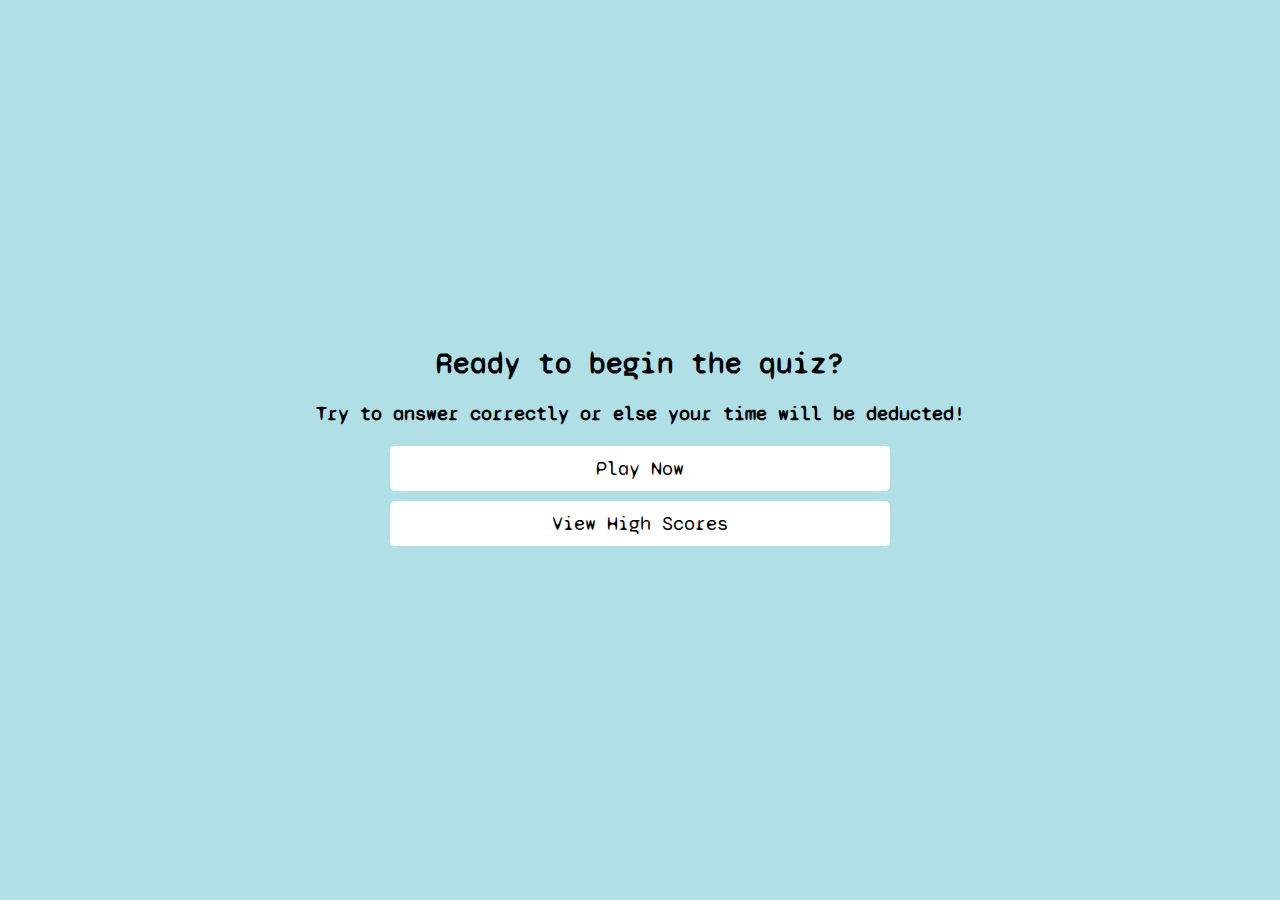
<file: index.html>
<!DOCTYPE html>
<html lang="en">
<head>
    <meta charset="UTF-8">
    <meta http-equiv="X-UA-Compatible" content="IE=edge">
    <meta name="viewport" content="width=device-width, initial-scale=1.0">
    <title>Quiz Homepage</title>
    <link rel="stylesheet" href="assets/css/style.css">
</head>
<body>
    <div class="container">
        <div id="home" class="flex-column flex-center">
            <h1>Ready to begin the quiz?</h1>
            <h2>Try to answer correctly or else your time will be deducted!</h2>
            <a href="game.html" class="btn">Play Now</a>
            <a href="highscores.html" id="highscore-btn" class="btn">View High Scores</a>
        </div>
    </div>
    
</body>
</html>
</file>
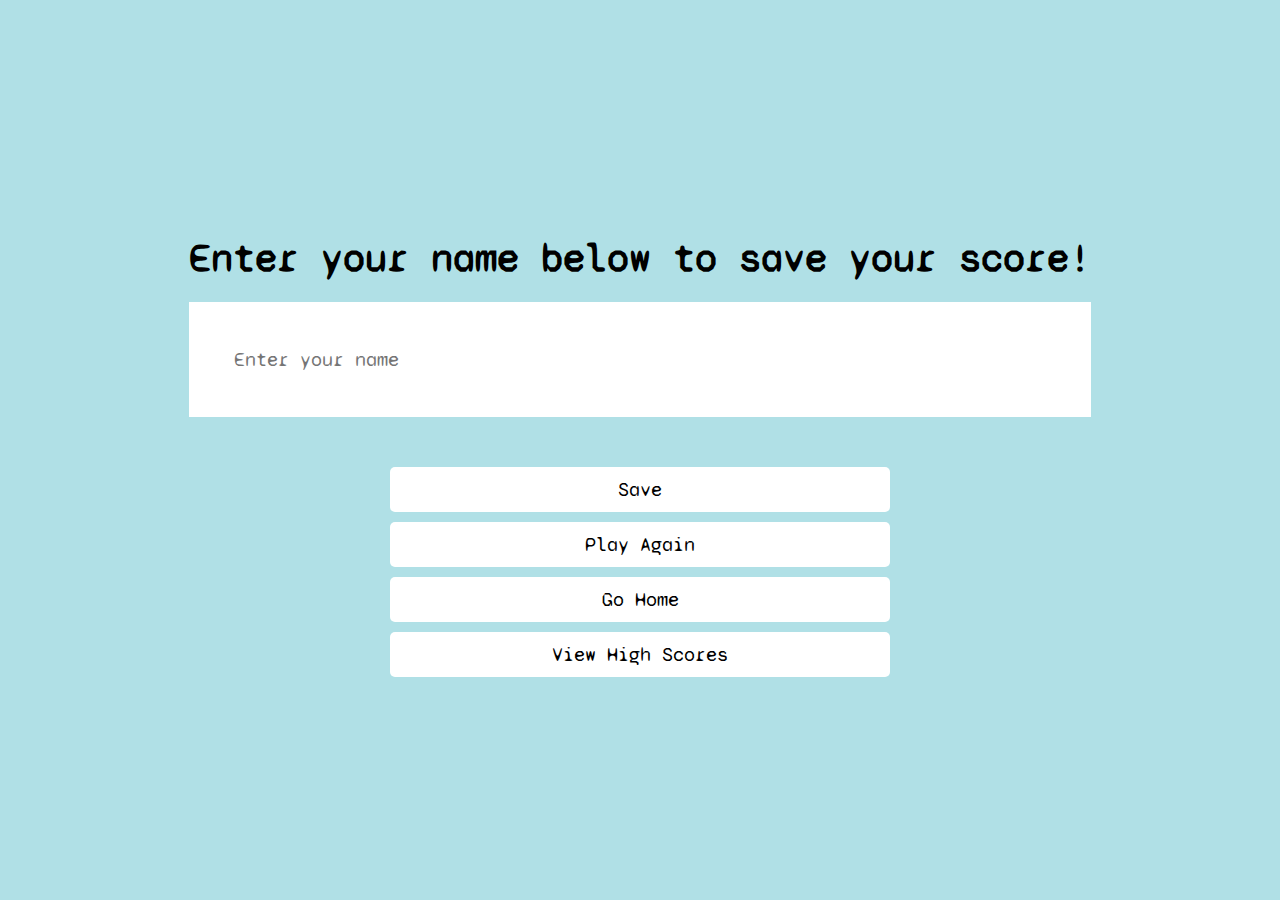
<file: endgame.html>
<!DOCTYPE html>
<html lang="en">
<head>
    <meta charset="UTF-8">
    <meta http-equiv="X-UA-Compatible" content="IE=edge">
    <meta name="viewport" content="width=device-width, initial-scale=1.0">
    <title>Final Results</title>
    <link rel="stylesheet" href="assets/css/style.css">

</head>
<body>
    
<div class="container">
    <div id="end" class="flex-center flex-column">
        <h1 id="finalScore">0</h1>
            <form class="end-form-container">
                <h2 id="end-text">Enter your name below to save your score!</h2>
                <input type="text" name="name" id="username" placeholder="Enter your name">
                <button class ="btn" id="saveScoreBtn" type="submit" onclick="saveHighScore(event)" disabled>Save</button>
            </form>
            <a href="game.html" class="btn">Play Again</a>
            <a href="index.html" class="btn">Go Home</a>
            <a href="highscores.html" class="btn">View High Scores</a>
    </div>
</div>

<script src="assets/js/endgame.js"></script>
</body>
</html>
</file>
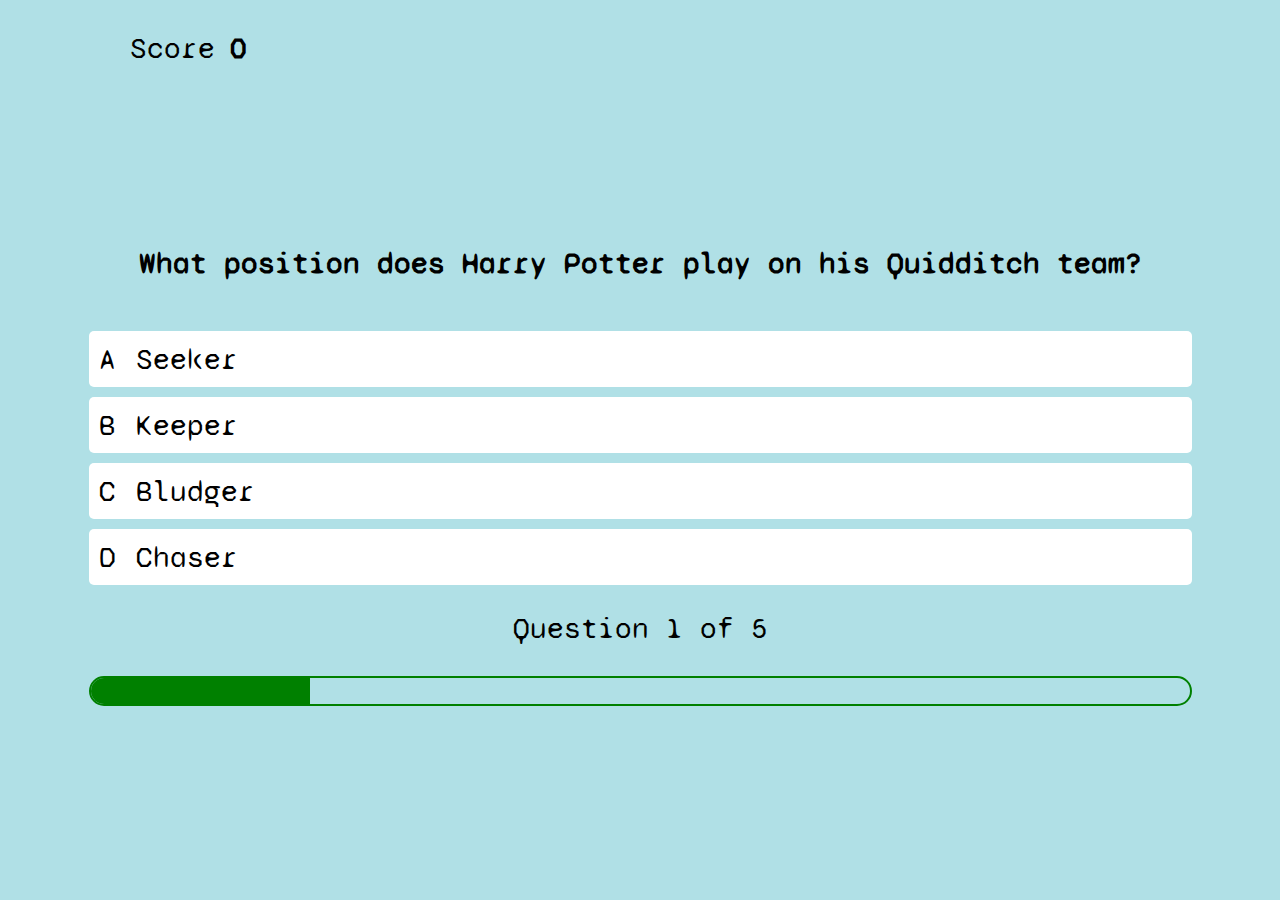
<file: game.html>
<!DOCTYPE html>
<html lang="en">
<head>
    <meta charset="UTF-8">
    <meta http-equiv="X-UA-Compatible" content="IE=edge">
    <meta name="viewport" content="width=device-width, initial-scale=1.0">
    <title>Quiz Questions Page</title>
    <link rel="stylesheet" href="assets/css/style.css">
    
</head>

<body>
    
    <div class="container">
        <div id="score">
            <div class="score-item">
                <p class="score-prefix">
                    Score
                </p>
                <h1 class="score-name-text" id="score">
                    0
                </h1>
            </div>
        </div>
        <div id="game" class="justify-center flex-column">
            <h1 id="question">What is the answer to this question</h1>
            <div class="choice-container">
                <p class="choice-prefix">A</p>
                <p class="choice-text" data-number="1">Choice 1</p>
            </div>
            <div class="choice-container">
                <p class="choice-prefix">B</p>
                <p class="choice-text" data-number="2">Choice 2</p>
            </div>
            <div class="choice-container">
                <p class="choice-prefix">C</p>
                <p class="choice-text" data-number="3">Choice 3</p>
            </div>
            <div class="choice-container">
                <p class="choice-prefix">D</p>
                <p class="choice-text" data-number="4">Choice 4</p>
            </div>
            <div class="hud-item">
                <p id="progressText" class="hud-prefix">
                    Question
                </p>
                <div id="progressBar">
                    <div id="progressBarFull"></div>
                </div>
            </div>
            </div>
            </div>
        </div>
    </div>
    <script src="assets/js/game.js"></script>
</body>

</html>
</file>
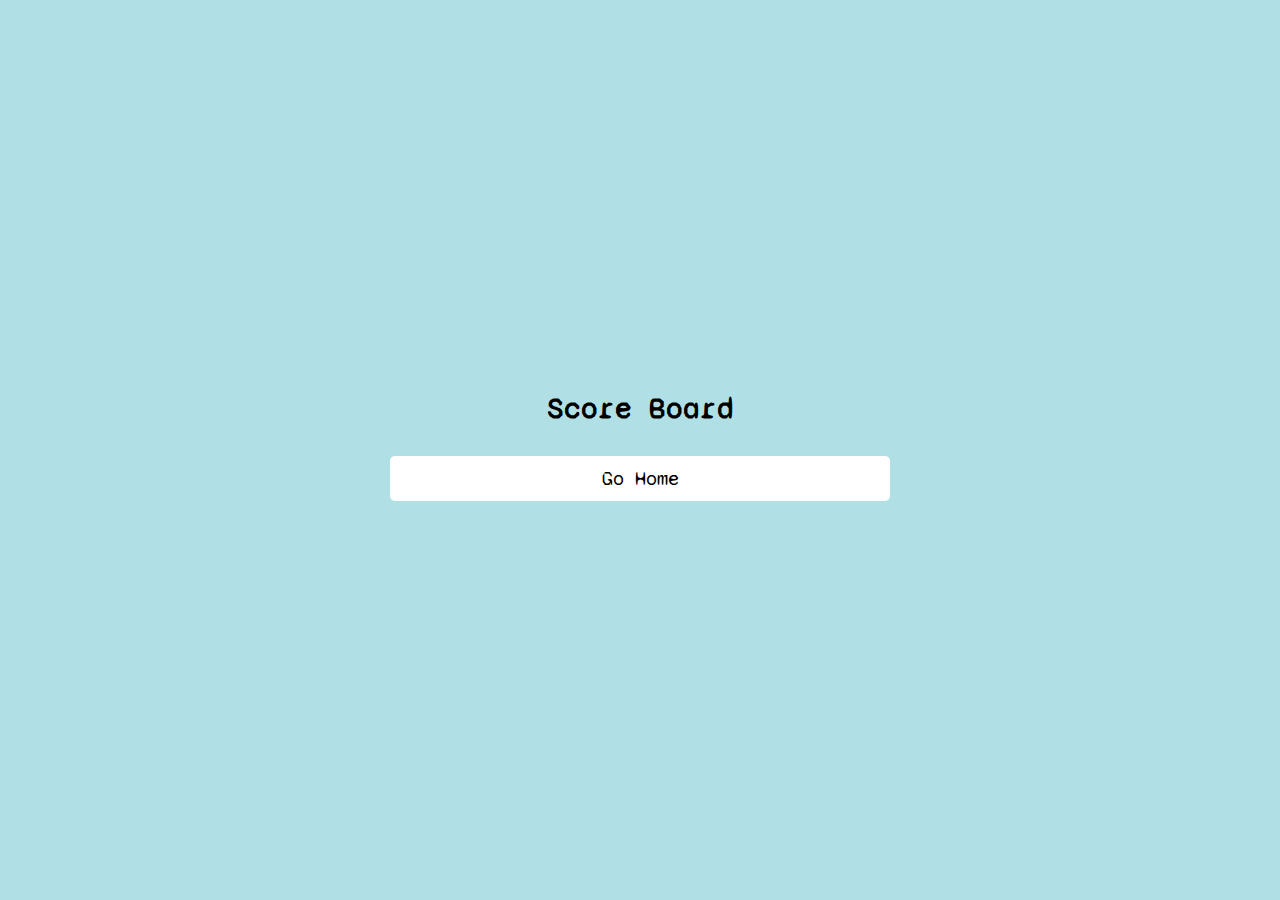
<file: highscores.html>
<!DOCTYPE html>
<html lang="en">
<head>
    <meta charset="UTF-8">
    <meta http-equiv="X-UA-Compatible" content="IE=edge">
    <meta name="viewport" content="width=device-width, initial-scale=1.0">
    <title>High Scores</title>
    <link rel="stylesheet" href="assets/css/style.css">

</head>
<body>
    <div class="container">
        <div id="highScores" class="flex-center flex-column">
            <h1 id="finalScore">Score Board</h1>
            <ul id="highScoresList"></ul>
            <a href="index.html" class="btn">Go Home</a>
        </div>
    </div>

<script src="assets/js/highscores.js"></script>
</body>
</html>
</file>
<file: assets/css/style.css>
@import url('https://fonts.googleapis.com/css2?family=Syne+Mono&display=swap');

/* Styles index/home page */

* {
    box-sizing: border-box;
    margin: 0;
    padding: 0;
    font-size: 30px;
    font-family: 'syne mono'
}

body {
background-color: powderblue;
}

h1 {
    font-size: 30px;
    color:black;
    margin-bottom: 20px;
}

h2 {
    font-size: 20px;
    margin-bottom: 20px;

}

.container {
    width: 100vw;
    height: 100vh;
    display: flex;
    justify-content: center;
    align-items: center;
    max-width: 80rem;
    margin: 0 auto;
    padding: 2rem;
}

.flex-column {
    display: flex;
    flex-direction: column;
}

.flex-center {
    justify-content: center;
    align-items: center;
}

.justify-center {
    justify-content: center;
}

.text-center {
    text-align: center;
}

.hidden {
    display: none;
}

.btn {
    font-size: 20px;
    padding: 10px;
    width: 500px;
    text-align: center;
    margin-bottom: 10px;
    text-decoration: none;
    color: black;
    background-color: white;
    border-radius: 5px;
}

.btn:hover {
    background-color: whitesmoke;
}

/* Styles game/questions page*/

#score {
    padding: 30px;
    position: absolute;
    top: 0px;
    left: 100px;
}

#question {
    margin: 50px;
}

.choice-container {
    display: flex;
    margin-bottom: 10px;
    width: 100%;
    border-radius: 5px;
    background-color: white;
    font-size: 20px;
    min-width: 80px;
    color: black;
}

.choice-container:hover {
    cursor: pointer;
    background-color: whitesmoke;
}

.choice-prefix{
    padding: 10px;
    color: black;
}

.choice-text {
    padding: 10px;
    width: 100%;
}

.correct {
    background-color: green;
}

.incorrect {
    background-color: red;
}

#hud {
    display: flex;
    justify-content: space-between;
    text-align: center;
}

.hud-prefix {
    margin-top: 15px;
    text-align: center;
    font-size: 30px;
}

.hud-main-text {
    text-align: center;
}

#progressBar {
    width: 100%;
    height: 30px;
    border: 2px solid green;
    margin-top: 30px;
    border-radius: 50px;
    overflow: hidden;
}

#progressBarFull {
    height: 100%;
    background-color: green;
    width: 0%;
}

/* Styles endgame Page */

.end-form-container {
    width: 100%;
    display: flex;
    flex-direction: column;
    align-items: center;
    max-width: 40rem;
}

input {
    margin-bottom: 10px;
    width: 20rem;
    padding: 1.5rem;
    font-size: 20px;
    border: none;
}

#username {
    margin-bottom: 50px;
    width: 100%;
    outline: none;
}

#end-text {
    font-size: 40px;
    color: black;
    text-align: center;
}

#saveScoreBtn {
    border: none;
}

/* Styles Highscore Page */

#highScoresList {
    list-style: none;
    margin-bottom: 10px;
}

.high-score {
    font-size: 30px;
    margin-bottom: 10px;
}




@media screen and (max-width: 768px) {
    .choice-container {
        min-width: 40rem;
    }
}
</file>
